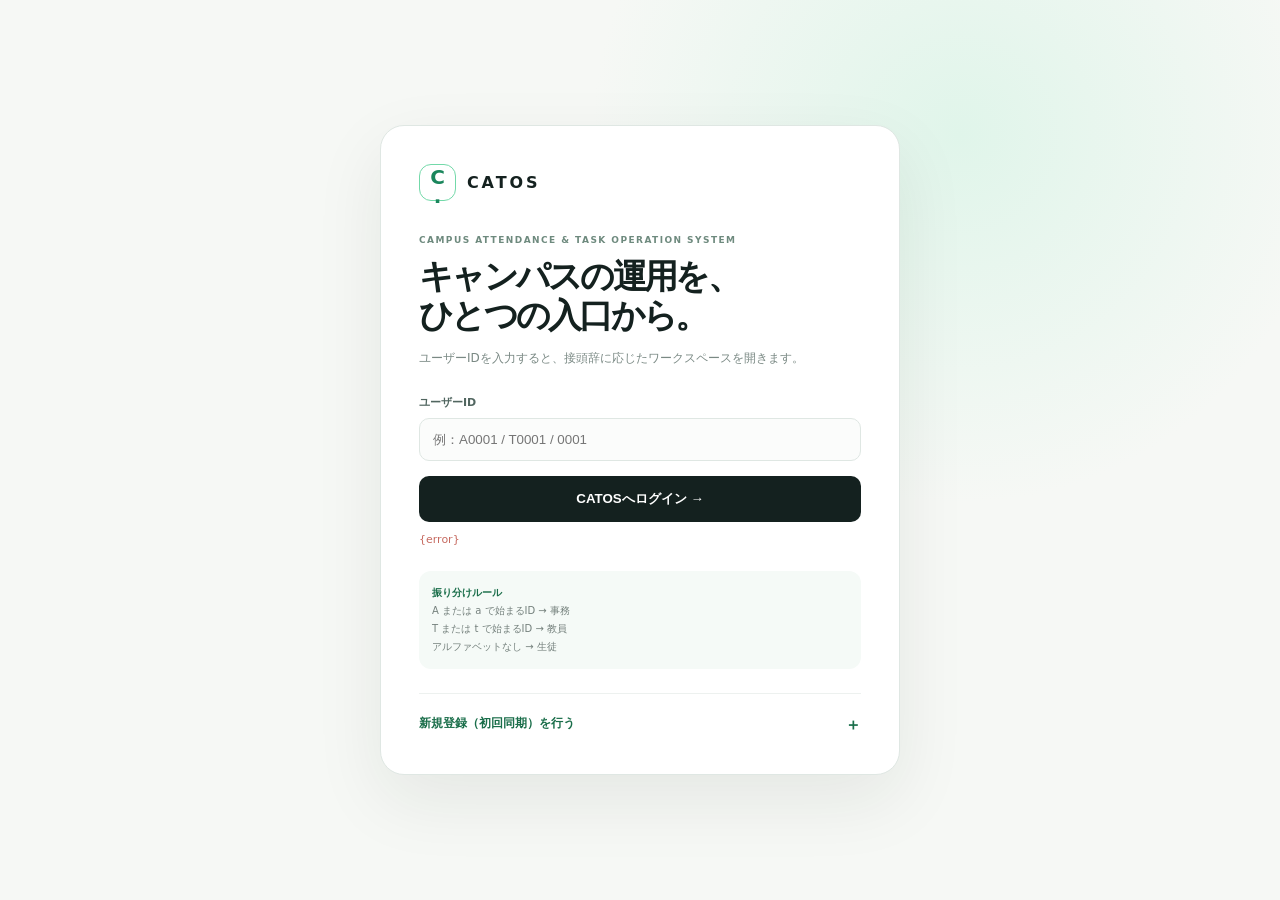
<file: index.html>
<!doctype html>
<html lang="ja"><head><meta charset="utf-8"><meta name="viewport" content="width=device-width, initial-scale=1"><meta name="theme-color" content="#14211f"><title>CATOS / Login</title><style>:root{font-family:Inter,"Noto Sans JP",system-ui,sans-serif;color:#14211f;background:#f6f8f5}*{box-sizing:border-box}body{margin:0;min-height:100vh;display:grid;place-items:center;background:radial-gradient(circle at 75% 15%,#e0f5ea,transparent 30%),#f6f8f5}.login{width:min(520px,calc(100% - 32px));background:#fff;border:1px solid #dfe7e3;border-radius:24px;padding:38px;box-shadow:0 25px 70px #14211f14}.brand{display:flex;gap:11px;align-items:center;margin-bottom:34px}.mark{width:37px;height:37px;border:1px solid #73d9a9;border-radius:12px;display:grid;place-items:center;color:#1a865c;font-weight:800;font-size:20px}.brand strong{letter-spacing:.18em}.eyebrow{font-size:9px;letter-spacing:.16em;color:#6e8a7e;font-weight:700}.login h1{font-size:34px;letter-spacing:-.08em;line-height:1.15;margin:12px 0}.lede{font-size:12px;color:#7a8984;line-height:1.9;margin-bottom:26px}.login label{display:grid;gap:8px;font-size:11px;font-weight:700;color:#516660;margin-top:14px}.login input,.login select{border:1px solid #dfe7e3;background:#fbfcfb;border-radius:10px;padding:13px;outline:none;width:100%}.login input:focus,.login select:focus{border-color:#5dc993;box-shadow:0 0 0 3px #ddf6e8}.button{margin-top:15px;width:100%;border:0;border-radius:10px;background:#14211f;color:#fff;padding:14px;font-weight:700;cursor:pointer}.button.secondary{background:#eaf8f0;color:#1a6e4a}.hint{background:#f5faf7;border-radius:12px;padding:13px;margin-top:22px;color:#75817d;font-size:10px;line-height:1.8}.hint b{color:#1a6e4a}.error{color:#c66a60;font-size:11px;margin-top:11px;min-height:16px}.register{margin-top:24px;border-top:1px solid #edf1ef;padding-top:21px}.register summary{cursor:pointer;color:#1a6e4a;font-size:12px;font-weight:700;list-style:none}.register summary::-webkit-details-marker{display:none}.register summary:after{content:'＋';float:right;font-size:16px}.register[open] summary:after{content:'−'}.register-copy{color:#87938f;font-size:10px;line-height:1.7;margin:13px 0}.form-row{display:grid;grid-template-columns:1fr 1fr;gap:12px}.sync-check{display:flex!important;grid-template-columns:none!important;align-items:center;gap:8px!important;font-weight:500!important;color:#71817a!important}.sync-check input{width:15px}.registration-note{color:#9aa59f;font-size:9px;line-height:1.6;margin:13px 0 0}@media(max-width:560px){.login{padding:28px 22px}.form-row{grid-template-columns:1fr}}
</style></head><body><main class="login"><div class="brand"><div class="mark">C<span>·</span></div><strong>CATOS</strong></div><p class="eyebrow">CAMPUS ATTENDANCE &amp; TASK OPERATION SYSTEM</p><h1>キャンパスの運用を、<br>ひとつの入口から。</h1><p class="lede">ユーザーIDを入力すると、接頭辞に応じたワークスペースを開きます。</p><form method="post" action="/login"><label>ユーザーID<input name="user_id" required maxlength="60" placeholder="例：A0001 / T0001 / 0001" autocomplete="username"></label><button class="button" type="submit">CATOSへログイン →</button><div class="error">{error}</div></form><div class="hint"><b>振り分けルール</b><br>A または a で始まるID → 事務<br>T または t で始まるID → 教員<br>アルファベットなし → 生徒</div><details class="register"><summary>新規登録（初回同期）を行う</summary><p class="register-copy">初めてCATOSを使う場合はこちら。登録後、履修・出席データの同期を開始できます。</p><form method="post" action="/register"><label>ユーザーID <input name="user_id" required maxlength="60" placeholder="例：A0001 / T0001 / 0001"></label><div class="form-row"><label>表示名 <input name="display_name" required maxlength="30" placeholder="例：河野 さやか"></label><label>所属キャンパス <select name="campus"><option>大阪成蹊大学</option><option>大阪成蹊短期大学</option><option>その他</option></select></label></div><label class="sync-check"><input type="checkbox" name="sync" checked> 登録後に履修データの初回同期を開始する</label><button class="button secondary" type="submit">新規登録して同期を開始 →</button><p class="registration-note">※ このスタンドアロン版では登録情報をCATOSフォルダ内のJSONに保存します。本番では大学の認証基盤へ接続してください。</p></form></details></main></body></html>
</file>
<file: styles.css>
:root{--ink:#14211f;--line:#dfe7e3;--paper:#f6f8f5;--white:#fff;--mint:#c9f0dc;--green:#45c589;--blue:#5b8def;--shadow:0 18px 45px rgba(20,33,31,.08)}*{box-sizing:border-box}body{margin:0;background:var(--paper);color:var(--ink);font-family:Inter,'Noto Sans JP',system-ui,sans-serif;font-size:14px}button,input,select{font:inherit}button{cursor:pointer}.app-shell{display:flex;min-height:100vh}.sidebar{width:252px;flex:none;background:var(--ink);color:#dce9e2;padding:27px 18px 18px;display:flex;flex-direction:column;gap:30px}.brand-lockup{display:flex;align-items:center;gap:11px;padding:0 9px}.brand-lockup strong{display:block;font-size:18px;letter-spacing:.16em;color:#fff}.brand-lockup small{display:block;font-size:8px;letter-spacing:.08em;color:#87a29a;margin-top:4px}.brand-mark{width:34px;height:34px;border:1px solid #73d9a9;border-radius:12px;display:grid;place-items:center;color:#9af1c4;font-size:19px;font-weight:800}.brand-mark span{color:#fff}.campus-card{background:#20332f;border:1px solid #304840;border-radius:15px;padding:13px;display:flex;gap:10px;align-items:flex-start}.campus-card small,.campus-card em{display:block;font-style:normal;color:#83a49a;font-size:8px;letter-spacing:.08em}.campus-card strong{display:block;margin:5px 0 2px;color:#fff;font-size:12px}.status-dot{display:inline-block;width:7px;height:7px;background:var(--green);border-radius:50%;box-shadow:0 0 0 4px rgba(69,197,137,.12);flex:none;margin-top:4px}.main-nav{flex:1}.nav-label{font-size:9px;color:#6f8d84;letter-spacing:.16em;margin:0 10px 10px}.nav-label.secondary{margin-top:29px}.nav-item{width:100%;background:transparent;border:0;border-radius:11px;color:#a8beb7;text-align:left;padding:12px 11px;display:flex;align-items:center;gap:12px;font-size:12px;margin:3px 0;transition:.18s}.nav-item span{font-size:16px;width:17px;color:#82a69a}.nav-item b{margin-left:auto;background:#7ce0af;color:#173028;border-radius:99px;font-size:9px;padding:3px 7px}.nav-item:hover{background:#20342f;color:#fff}.nav-item.active{background:var(--mint);color:var(--ink);font-weight:750}.nav-item.active span{color:#1a6e4a}.sidebar-foot{border-top:1px solid #2d4540;padding:18px 5px 0;display:flex;gap:9px;align-items:center}.avatar{width:32px;height:32px;border-radius:50%;background:#ffcfbb;color:#703e31;display:grid;place-items:center;font-size:10px;font-weight:800;flex:none}.sidebar-foot strong{display:block;font-size:11px;color:#fff}.sidebar-foot small{display:block;font-size:9px;color:#7d988f;margin-top:3px}.sidebar-foot button{margin-left:auto;background:transparent;border:0;color:#7d988f;font-size:17px}.main-content{min-width:0;flex:1}.topbar{height:78px;padding:0 42px;border-bottom:1px solid var(--line);background:rgba(255,255,255,.78);display:flex;align-items:center;justify-content:space-between}.breadcrumb{display:flex;gap:11px;align-items:center}.breadcrumb span:first-child{font-size:9px;letter-spacing:.12em;color:#a0aca8}.breadcrumb .slash{color:#c6d0cc}.breadcrumb strong{font-size:15px}.top-actions{display:flex;align-items:center;gap:18px}.sync-badge{display:flex;gap:8px;align-items:center;color:#75817d;font-size:10px}.sync-badge b{color:var(--ink);font-family:ui-monospace,monospace;font-weight:500}.icon-btn{width:34px;height:34px;border:1px solid var(--line);background:#fff;border-radius:10px;color:#557069;font-size:18px;position:relative}.icon-btn i{position:absolute;width:5px;height:5px;border-radius:50%;background:#f38778;top:7px;right:7px}.profile-chip{display:flex;align-items:center;gap:8px;border:0;background:transparent;color:#3b4e49;font-size:11px}.avatar.small{width:27px;height:27px;font-size:8px}.view-root{max-width:1250px;margin:0 auto;padding:42px 46px 70px}.eyebrow{font-size:9px;letter-spacing:.16em;color:#6e8a7e;margin:0 0 13px;font-weight:700}.hero-grid{display:grid;grid-template-columns:1.2fr .8fr;gap:30px;align-items:stretch}.hero-title{margin:0;font-size:clamp(32px,4vw,52px);letter-spacing:-.07em;line-height:1.1}.hero-title em,.view-title em{font-style:normal;color:#399e6d}.hero-lede{color:#7a8984;line-height:1.9;max-width:540px;margin:18px 0 26px}.hero-card{background:var(--white);border:1px solid var(--line);border-radius:22px;box-shadow:var(--shadow);padding:31px;position:relative;overflow:hidden}.hero-card:after{content:'';position:absolute;width:190px;height:190px;border:1px solid #d8efe3;border-radius:50%;right:-68px;top:-85px;box-shadow:0 0 0 18px #f4fbf7,0 0 0 36px #fff}.hero-stat-card{background:var(--ink);color:#fff;border-radius:22px;padding:27px;position:relative;overflow:hidden}.stat-label{font-size:9px;letter-spacing:.15em;color:#9bb8ac}.big-stat{font-size:48px;letter-spacing:-.08em;margin:25px 0 2px;font-weight:700}.big-stat span{font-size:15px;letter-spacing:0;color:#9ab2a9;font-weight:500}.stat-foot{font-size:10px;color:#93ada2;display:flex;justify-content:space-between;border-top:1px solid #355048;padding-top:15px;margin-top:22px}.section-head{display:flex;justify-content:space-between;align-items:end;margin:47px 0 16px}.section-head h2{font-size:22px;letter-spacing:-.06em;margin:0}.section-head p{margin:0;color:#87938f;font-size:11px}.button{border:0;border-radius:10px;padding:11px 15px;font-size:11px;font-weight:700;transition:.18s}.button.primary{background:var(--ink);color:#fff}.button.primary:hover{background:#2d4d43;transform:translateY(-2px)}.button.mint{background:var(--mint);color:#176044}.button.ghost{border:1px solid var(--line);background:#fff;color:#667873}.button:active{transform:scale(.97)}.schedule-grid{display:grid;grid-template-columns:repeat(4,1fr);gap:12px}.class-card{background:#fff;border:1px solid var(--line);border-radius:16px;padding:17px;min-height:177px;position:relative;transition:.18s}.class-card:hover{transform:translateY(-3px);box-shadow:var(--shadow)}.class-card.current{border:2px solid #66cd98;padding:16px}.class-card.done{background:#f0faf4}.class-time{font:500 11px ui-monospace,monospace;color:#80908b}.class-card h3{font-size:14px;letter-spacing:-.04em;margin:22px 0 7px}.class-card p{font-size:10px;color:#8a9692;margin:0;line-height:1.7}.card-status{position:absolute;bottom:15px;left:17px;font-size:9px;color:#77918a}.card-action{position:absolute;bottom:11px;right:12px}.mini-check{display:inline-grid;place-items:center;background:var(--mint);color:#238055;width:18px;height:18px;border-radius:50%;font-size:11px}.kpi-grid{display:grid;grid-template-columns:repeat(3,1fr);gap:12px}.kpi{background:#fff;border:1px solid var(--line);padding:20px;border-radius:16px}.kpi small{color:#87938f;font-size:10px}.kpi strong{display:block;font-size:27px;letter-spacing:-.06em;margin-top:10px}.kpi strong span{font-size:11px;color:#89958f;letter-spacing:0}.progress{height:5px;background:#edf1ef;border-radius:5px;margin-top:14px;overflow:hidden}.progress i{display:block;height:100%;background:var(--green);border-radius:5px}.table-card{background:#fff;border:1px solid var(--line);border-radius:18px;overflow:auto}.course-table{width:100%;border-collapse:collapse;min-width:620px}.course-table th,.course-table td{text-align:left;padding:16px 18px;border-bottom:1px solid #edf1ef;font-size:11px}.course-table th{font-size:9px;color:#83938d;letter-spacing:.1em;font-weight:600;background:#fbfcfb}.course-table tr:last-child td{border:0}.pill{display:inline-block;border-radius:99px;padding:5px 9px;font-size:9px;background:#eaf8f0;color:#2f8c63}.pill.blue{background:#edf2ff;color:#5773c1}.view-title{font-size:35px;letter-spacing:-.07em;margin:0 0 8px}.view-subtitle{color:#81908a;font-size:12px;margin:0}.insight-grid{display:grid;grid-template-columns:1.2fr .8fr;gap:16px}.chart-card,.info-card{background:#fff;border:1px solid var(--line);border-radius:18px;padding:22px}.chart{height:190px;display:flex;align-items:end;gap:14px;padding:25px 8px 0}.bar-wrap{height:100%;flex:1;display:flex;flex-direction:column;justify-content:end;align-items:center;gap:8px}.bar{width:100%;max-width:28px;background:var(--mint);border-radius:7px 7px 3px 3px;min-height:12px}.bar.active{background:var(--blue)}.bar-wrap small{font-size:9px;color:#91a09a}.notice-list{display:grid;gap:11px}.notice{display:flex;gap:10px;padding:12px 0;border-bottom:1px solid #edf1ef}.notice-icon{width:27px;height:27px;border-radius:9px;display:grid;place-items:center;background:#fff0e5;color:#c27143;flex:none}.notice strong{display:block;font-size:11px}.notice p{margin:4px 0 0;font-size:10px;color:#89958f;line-height:1.5}.settings-grid{display:grid;grid-template-columns:repeat(2,1fr);gap:15px}.setting{background:#fff;border:1px solid var(--line);border-radius:16px;padding:21px;display:flex;justify-content:space-between;align-items:start}.setting h3{margin:0 0 6px;font-size:13px}.setting p{margin:0;color:#8b9893;font-size:10px;line-height:1.6}.toggle{width:39px;height:22px;border-radius:20px;background:var(--green);padding:3px;flex:none}.toggle:after{content:'';display:block;width:16px;height:16px;background:#fff;border-radius:50%;margin-left:16px}.toggle.off{background:#dce4e0}.toggle.off:after{margin-left:0}.setting-button{width:100%;text-align:left;cursor:pointer}.setting-button:hover{border-color:#b9dcc8;transform:translateY(-2px);box-shadow:var(--shadow)}.muted{color:#87938f;font-size:11px}.toast{position:fixed;right:25px;bottom:25px;background:var(--ink);color:#fff;border-radius:12px;padding:13px 17px;font-size:11px;opacity:0;transform:translateY(12px);pointer-events:none;transition:.25s;box-shadow:var(--shadow);z-index:110}.toast.show{opacity:1;transform:none}.dialog-close{position:absolute;right:18px;top:16px;border:0;background:transparent;font-size:22px;color:#8a9792}.dialog-close:hover{color:var(--ink)}dialog{border:0;border-radius:20px;padding:0;width:min(460px,calc(100% - 32px));box-shadow:0 22px 70px rgba(20,33,31,.25)}dialog::backdrop{background:rgba(20,33,31,.42);backdrop-filter:blur(3px)}#punchForm{padding:31px;position:relative}#punchForm h2{margin:0;font-size:25px;letter-spacing:-.06em}#punchForm label{display:block;margin-top:26px;font-size:11px;font-weight:700}#punchForm input{display:block;width:100%;padding:13px;border:1px solid var(--line);border-radius:10px;margin-top:8px;outline:none}.dialog-note{background:#f6faf7;padding:12px;border-radius:10px;color:#7c8a85;font-size:10px;margin-top:13px}.dialog-actions{display:flex;justify-content:flex-end;gap:9px;margin-top:24px}.account-settings-card{background:#fff;border:1px solid var(--line);border-radius:18px;padding:23px}.profile-form{display:grid;grid-template-columns:1fr 1fr;gap:13px;align-items:end}.profile-form label{display:grid;gap:7px;color:#516660;font-size:11px;font-weight:700}.profile-form input,.profile-form select{width:100%;border:1px solid var(--line);background:#fbfcfb;border-radius:10px;padding:12px 13px;color:var(--ink);outline:none;font-size:12px}.profile-form button{grid-column:2;justify-self:end}.storage-note{border-top:1px solid #edf1ef;margin-top:20px;padding-top:16px;display:flex;gap:10px;align-items:flex-start}.storage-note strong{font-size:11px}.storage-note p{margin:4px 0 0;font-size:10px;color:#8a9692}.danger-zone{margin-top:18px;border:1px solid #f1d7d2;background:#fffafa;border-radius:16px;padding:17px 20px;display:flex;justify-content:space-between;align-items:center}.danger-zone strong{font-size:11px}.danger-zone p{font-size:10px;color:#9b8580;margin:5px 0 0}.danger-zone .button{color:#b55e55;border-color:#efcbc6}
/* boot and onboarding */.splash-screen{position:fixed;inset:0;z-index:100;background:var(--ink);color:#fff;display:grid;place-items:center;transition:opacity .42s ease,visibility .42s}.splash-screen.hide{opacity:0;visibility:hidden}.splash-inner{text-align:center;animation:splashRise .7s cubic-bezier(.23,1,.32,1) both}.splash-mark{width:61px;height:61px;border:1px solid #73d9a9;border-radius:20px;display:grid;place-items:center;color:#9af1c4;font-size:31px;font-weight:800;margin:0 auto 17px;box-shadow:0 0 0 10px rgba(115,217,169,.06)}.splash-mark span{color:#fff}.splash-word{font-size:25px;letter-spacing:.25em;font-weight:800;margin-left:.25em}.splash-inner p{font-size:9px;color:#87a29a;letter-spacing:.12em;margin:9px 0 31px}.splash-loader{height:2px;width:165px;background:#29463d;margin:0 auto 12px;overflow:hidden}.splash-loader i{display:block;height:100%;background:#8ee9bb;animation:load 1.05s ease-out both}.splash-inner small{font-size:8px;letter-spacing:.16em;color:#607f75}@keyframes load{from{width:0}to{width:100%}}@keyframes splashRise{from{opacity:0;transform:translateY(14px) scale(.98)}to{opacity:1;transform:none}}.app-shell.behind-overlay{filter:blur(2px)}.onboarding-screen{position:fixed;inset:0;z-index:90;background:rgba(246,248,245,.96);overflow:auto;padding:48px 18px;display:grid;place-items:center;opacity:0;pointer-events:none;transition:opacity .42s ease}.onboarding-screen.visible{opacity:1;pointer-events:auto}.onboarding-card{width:min(590px,100%);background:#fff;border:1px solid var(--line);border-radius:24px;padding:38px 42px;box-shadow:0 25px 80px rgba(20,33,31,.12);animation:onboardCard .55s cubic-bezier(.23,1,.32,1) both}.onboarding-brand{display:flex;align-items:center;gap:10px;margin-bottom:27px}.onboarding-brand .brand-mark{width:31px;height:31px;border-radius:10px;font-size:17px}.onboarding-brand strong{font-size:15px;letter-spacing:.16em}.onboarding-progress{height:4px;background:#eef3ef;border-radius:9px;overflow:hidden;margin-bottom:34px}.onboarding-progress i{display:block;width:33%;height:100%;background:var(--green);border-radius:9px}.onboarding-card h1{font-size:36px;letter-spacing:-.08em;line-height:1.18;margin:0}.onboarding-card h1 em{font-style:normal;color:#399e6d}.onboarding-lede{color:#7a8984;line-height:1.9;font-size:12px;max-width:480px;margin:17px 0 25px}.account-form{display:grid;gap:15px}.account-form label{display:grid;gap:7px;color:#516660;font-size:11px;font-weight:700}.account-form label>span{color:#e77970;font-size:9px;font-weight:500}.account-form input,.account-form select{width:100%;border:1px solid var(--line);background:#fbfcfb;border-radius:10px;padding:12px 13px;color:var(--ink);outline:none;font-size:12px}.form-row{display:grid;grid-template-columns:1fr 1fr;gap:13px}.check-label{display:flex!important;align-items:center;gap:8px!important;font-size:10px!important;font-weight:500!important;color:#71817a!important}.check-label input{width:15px}.onboarding-submit{width:100%;margin-top:4px;padding:14px}.onboarding-note{text-align:center;color:#9aa59f;font-size:9px;margin:17px 0 0}@keyframes onboardCard{from{opacity:0;transform:translateY(15px)}to{opacity:1;transform:none}}#onboarding[hidden]{display:none!important}@media(max-width:980px){.sidebar{width:214px}.topbar{padding:0 25px}.view-root{padding:30px 25px}.hero-grid,.insight-grid{grid-template-columns:1fr}.schedule-grid{grid-template-columns:repeat(2,1fr)}}@media(max-width:680px){.app-shell{display:block}.sidebar{width:100%;padding:16px 15px;gap:14px}.campus-card,.main-nav,.sidebar-foot{display:none}.topbar{height:auto;min-height:64px;padding:13px 16px}.top-actions{gap:8px}.sync-badge,.profile-chip span:not(.avatar){display:none}.view-root{padding:25px 16px 50px}.hero-card{padding:24px}.hero-title{font-size:39px}.schedule-grid,.kpi-grid,.settings-grid{grid-template-columns:1fr}.section-head{margin-top:36px}.section-head p{display:none}.class-card{min-height:150px}.top-actions .icon-btn{display:none}.view-title{font-size:31px}.onboarding-screen{padding:20px 14px}.onboarding-card{padding:28px 22px;border-radius:20px}.onboarding-card h1{font-size:30px}.form-row,.profile-form{grid-template-columns:1fr}.profile-form button{grid-column:auto;justify-self:stretch}.danger-zone{display:block}.danger-zone button{margin-top:14px;width:100%}}

.role-badge{display:inline-flex;border-radius:99px;padding:6px 10px;background:#edf2ff;color:#5773c1;font-size:9px;margin:0 0 16px}.role-badge.faculty{background:#fff0e5;color:#b96e3d}.role-badge.admin{background:#f1eaff;color:#7957a8}.io-card{background:#fff;border:1px solid var(--line);border-radius:18px;padding:22px;display:grid;grid-template-columns:1fr 1fr;gap:20px}.io-card>div+div{border-left:1px solid #edf1ef;padding-left:20px}.io-card strong{font-size:12px}.io-card p{font-size:10px;color:#89958f;line-height:1.6;margin:7px 0 14px}.io-actions{display:flex;flex-wrap:wrap;gap:7px}.io-actions .button{font-size:10px;padding:9px 10px}@media(max-width:680px){.io-card{grid-template-columns:1fr}.io-card>div+div{border-left:0;border-top:1px solid #edf1ef;padding-left:0;padding-top:20px}}
</file>
